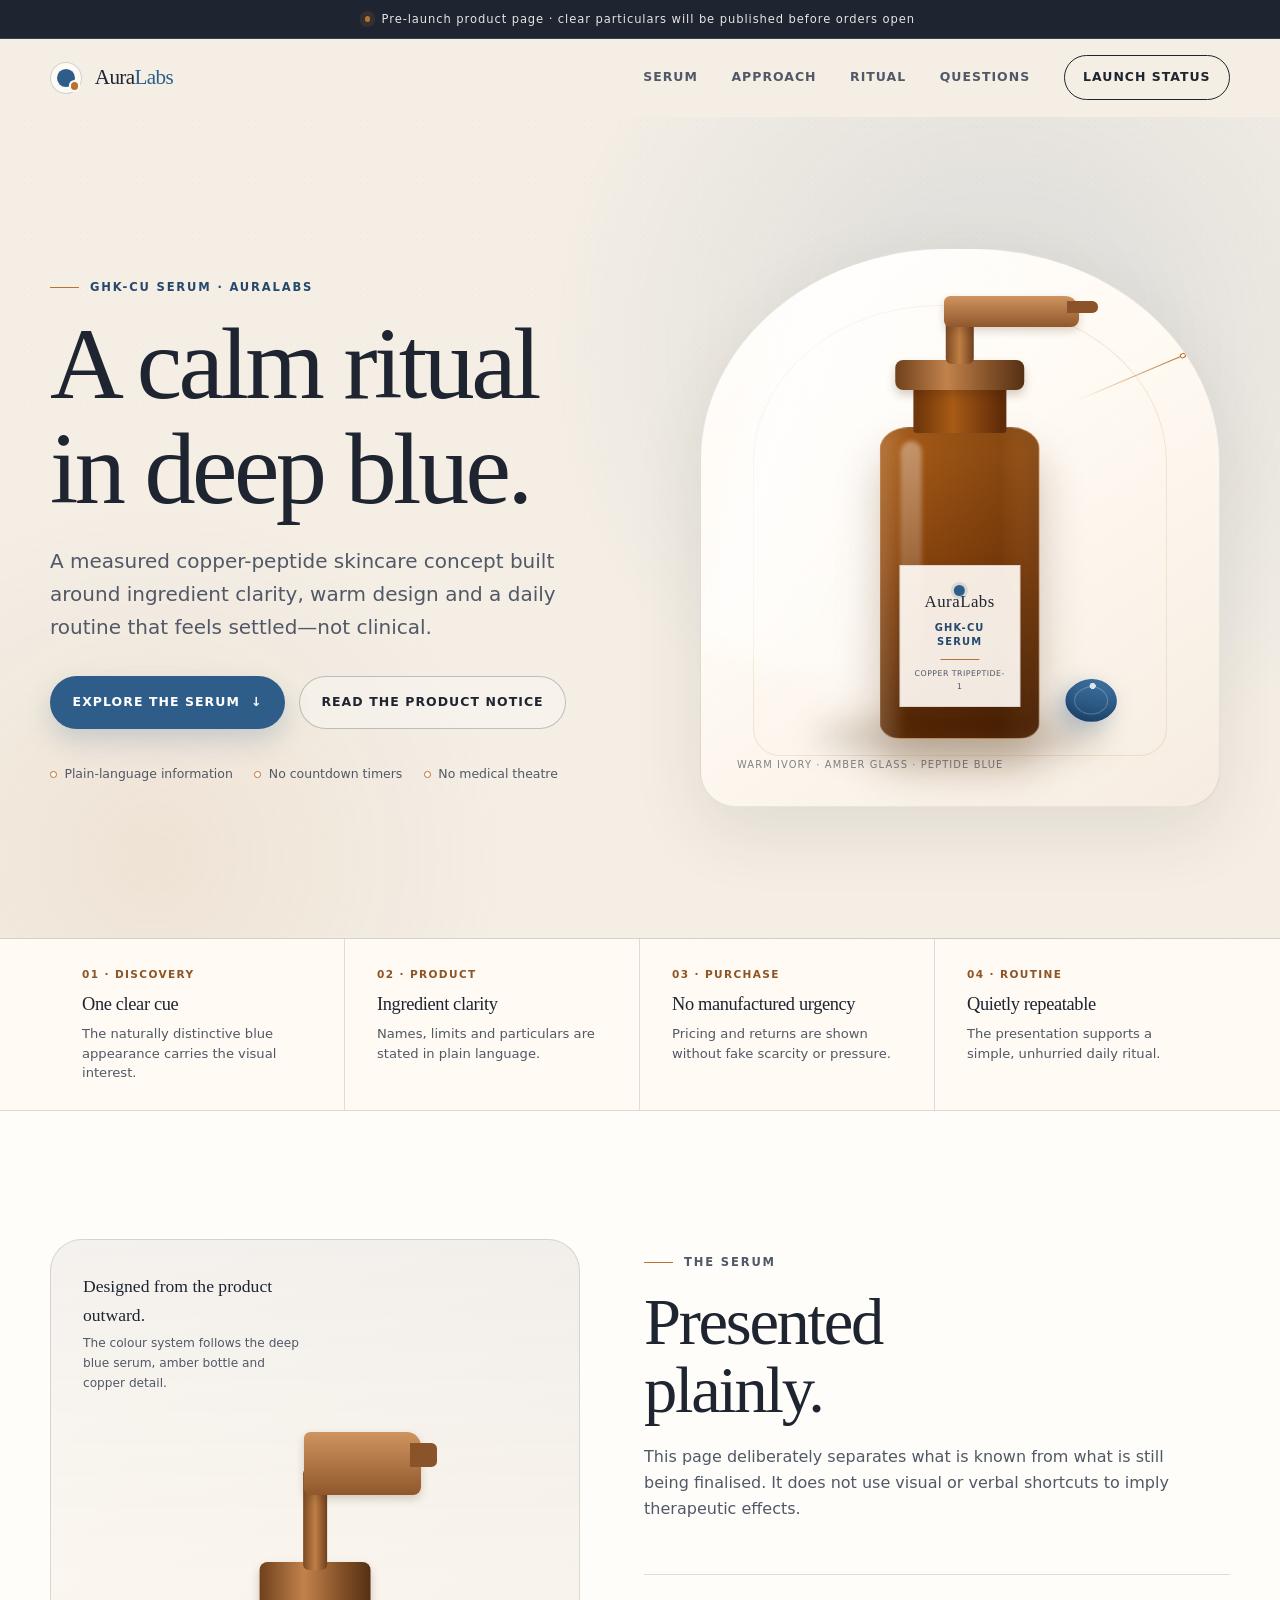
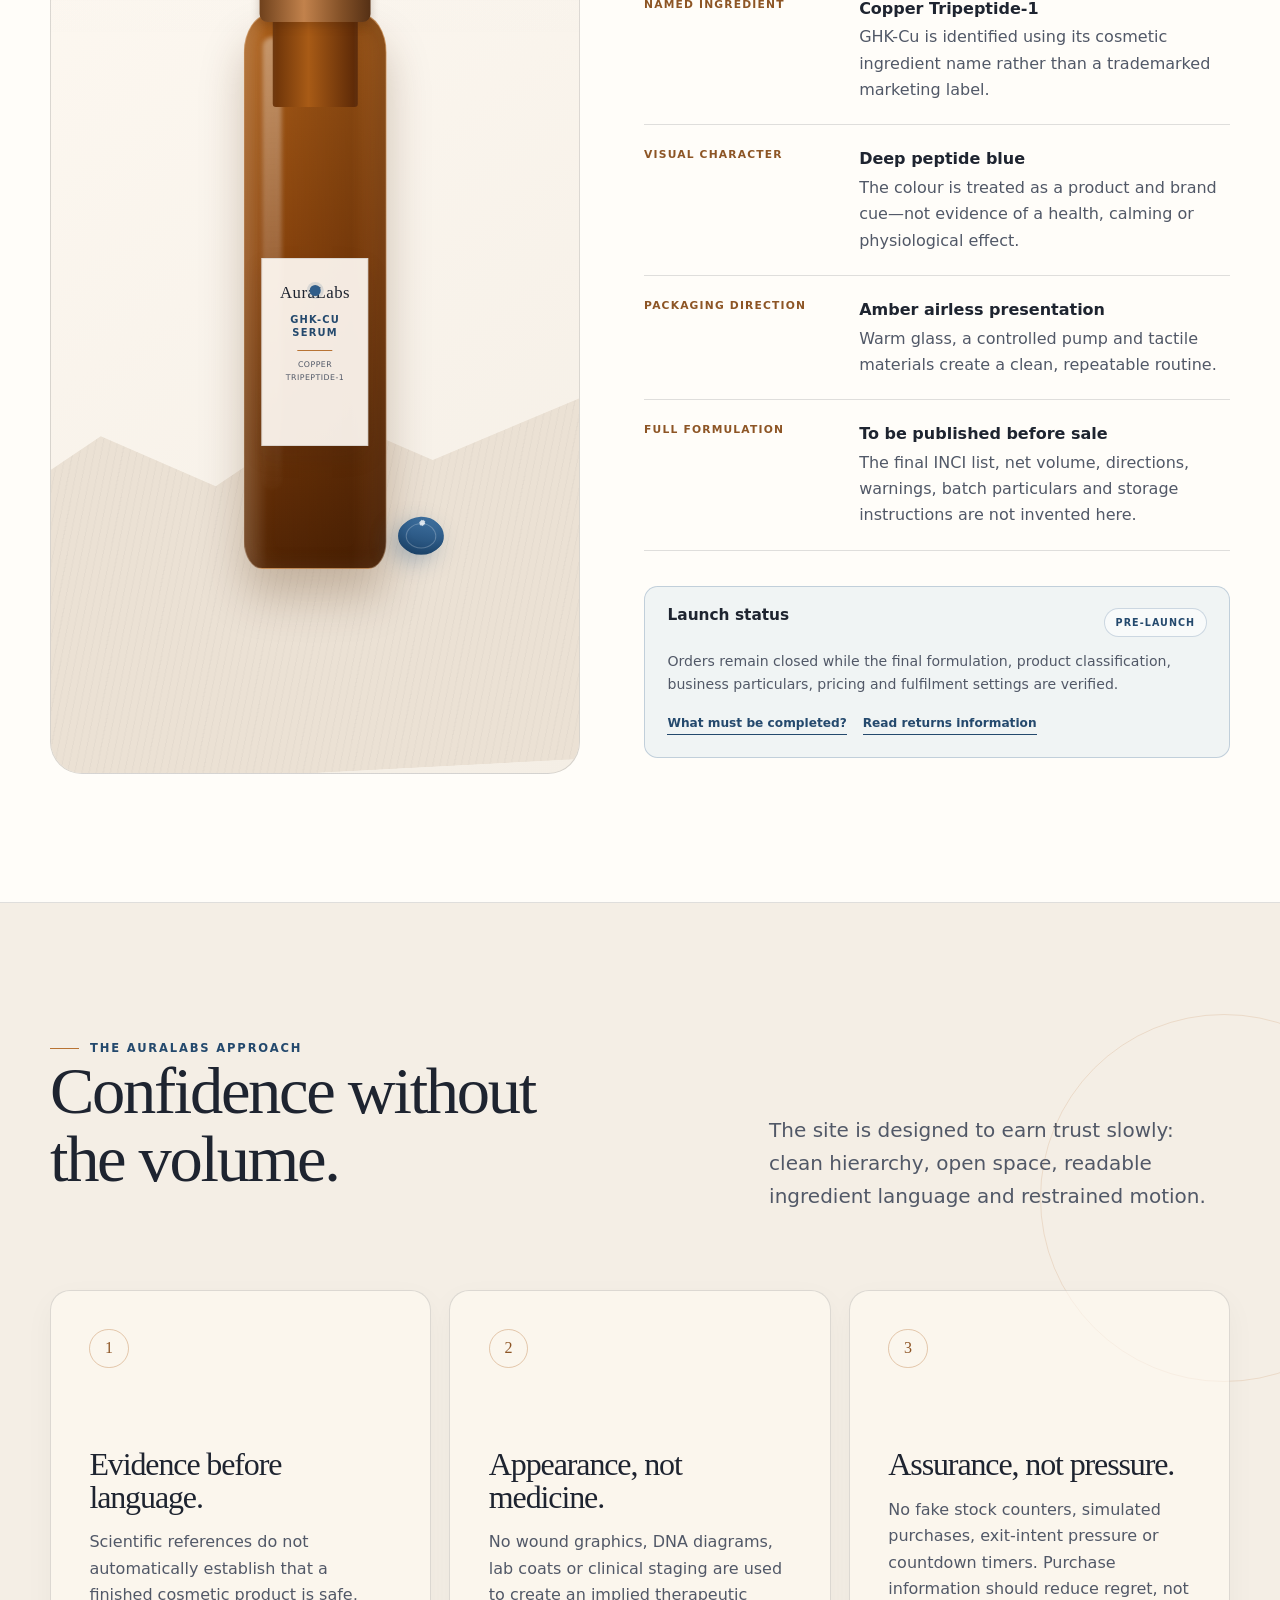
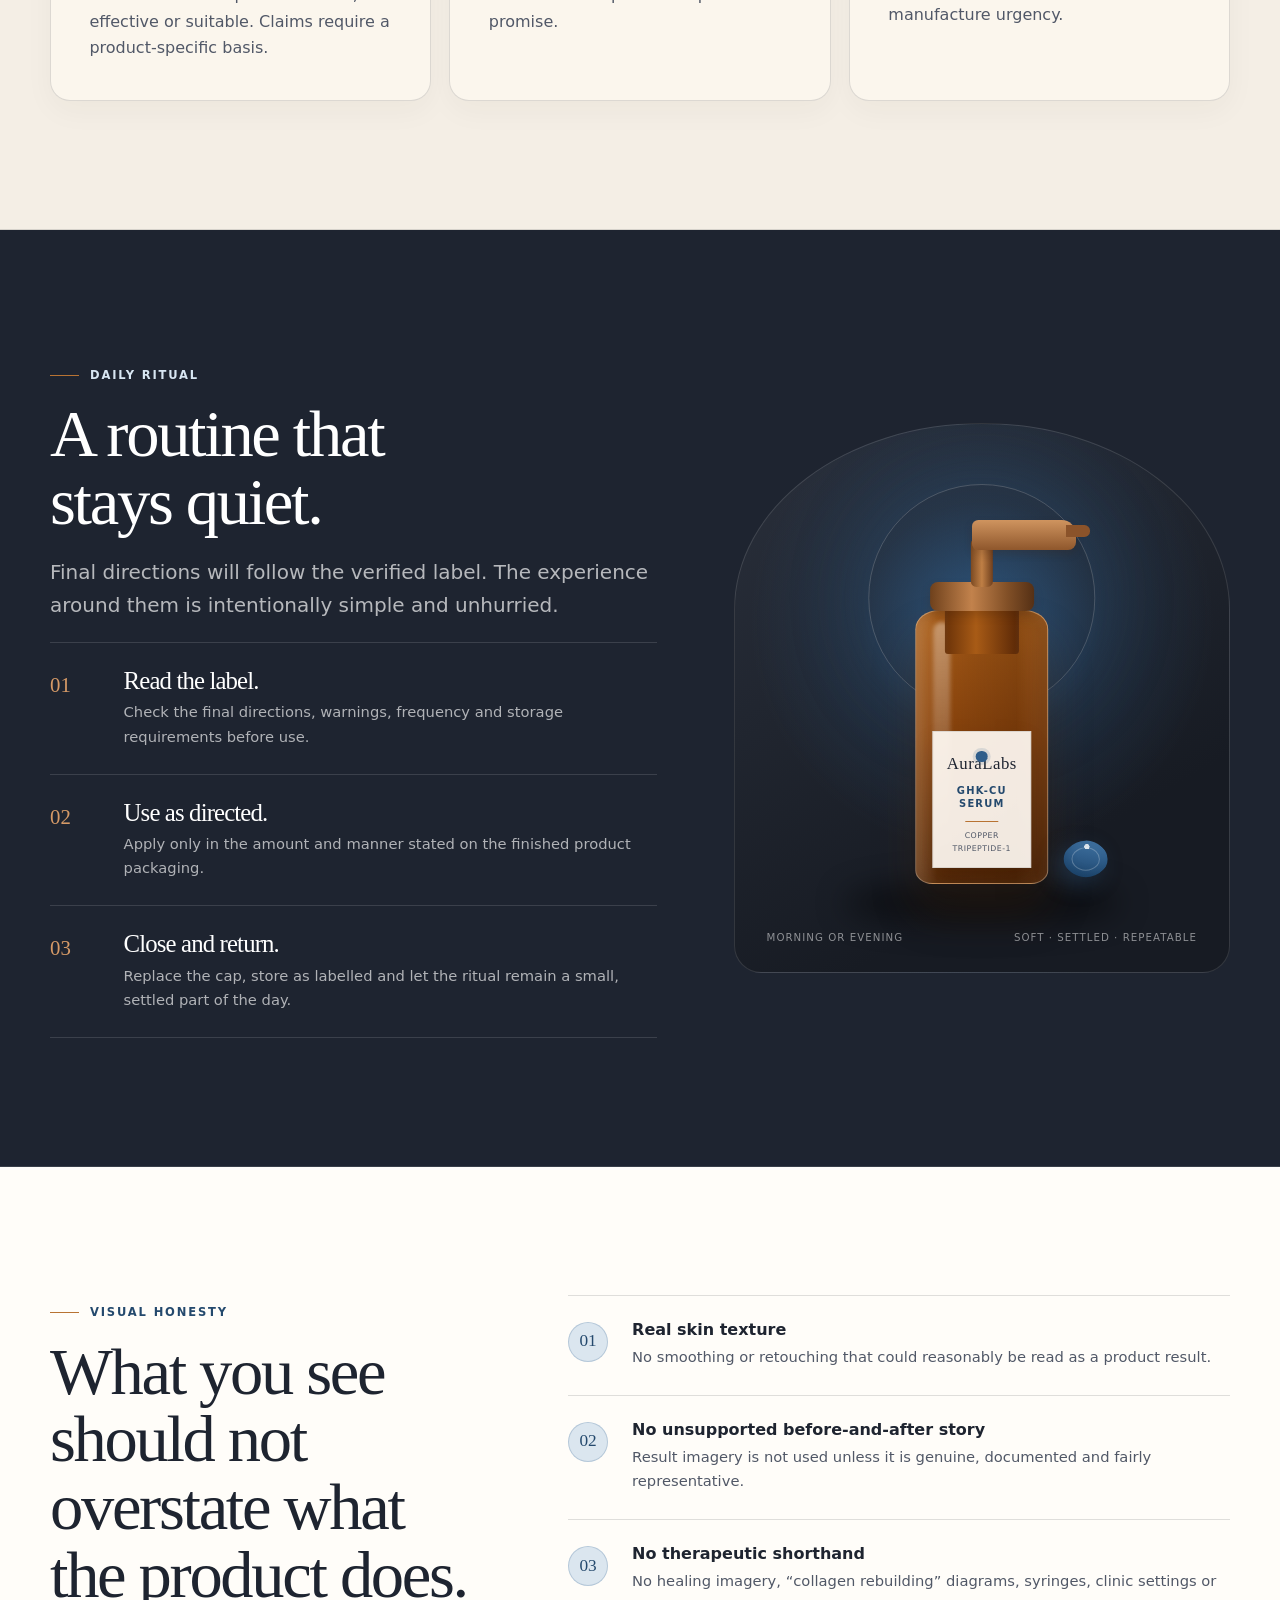
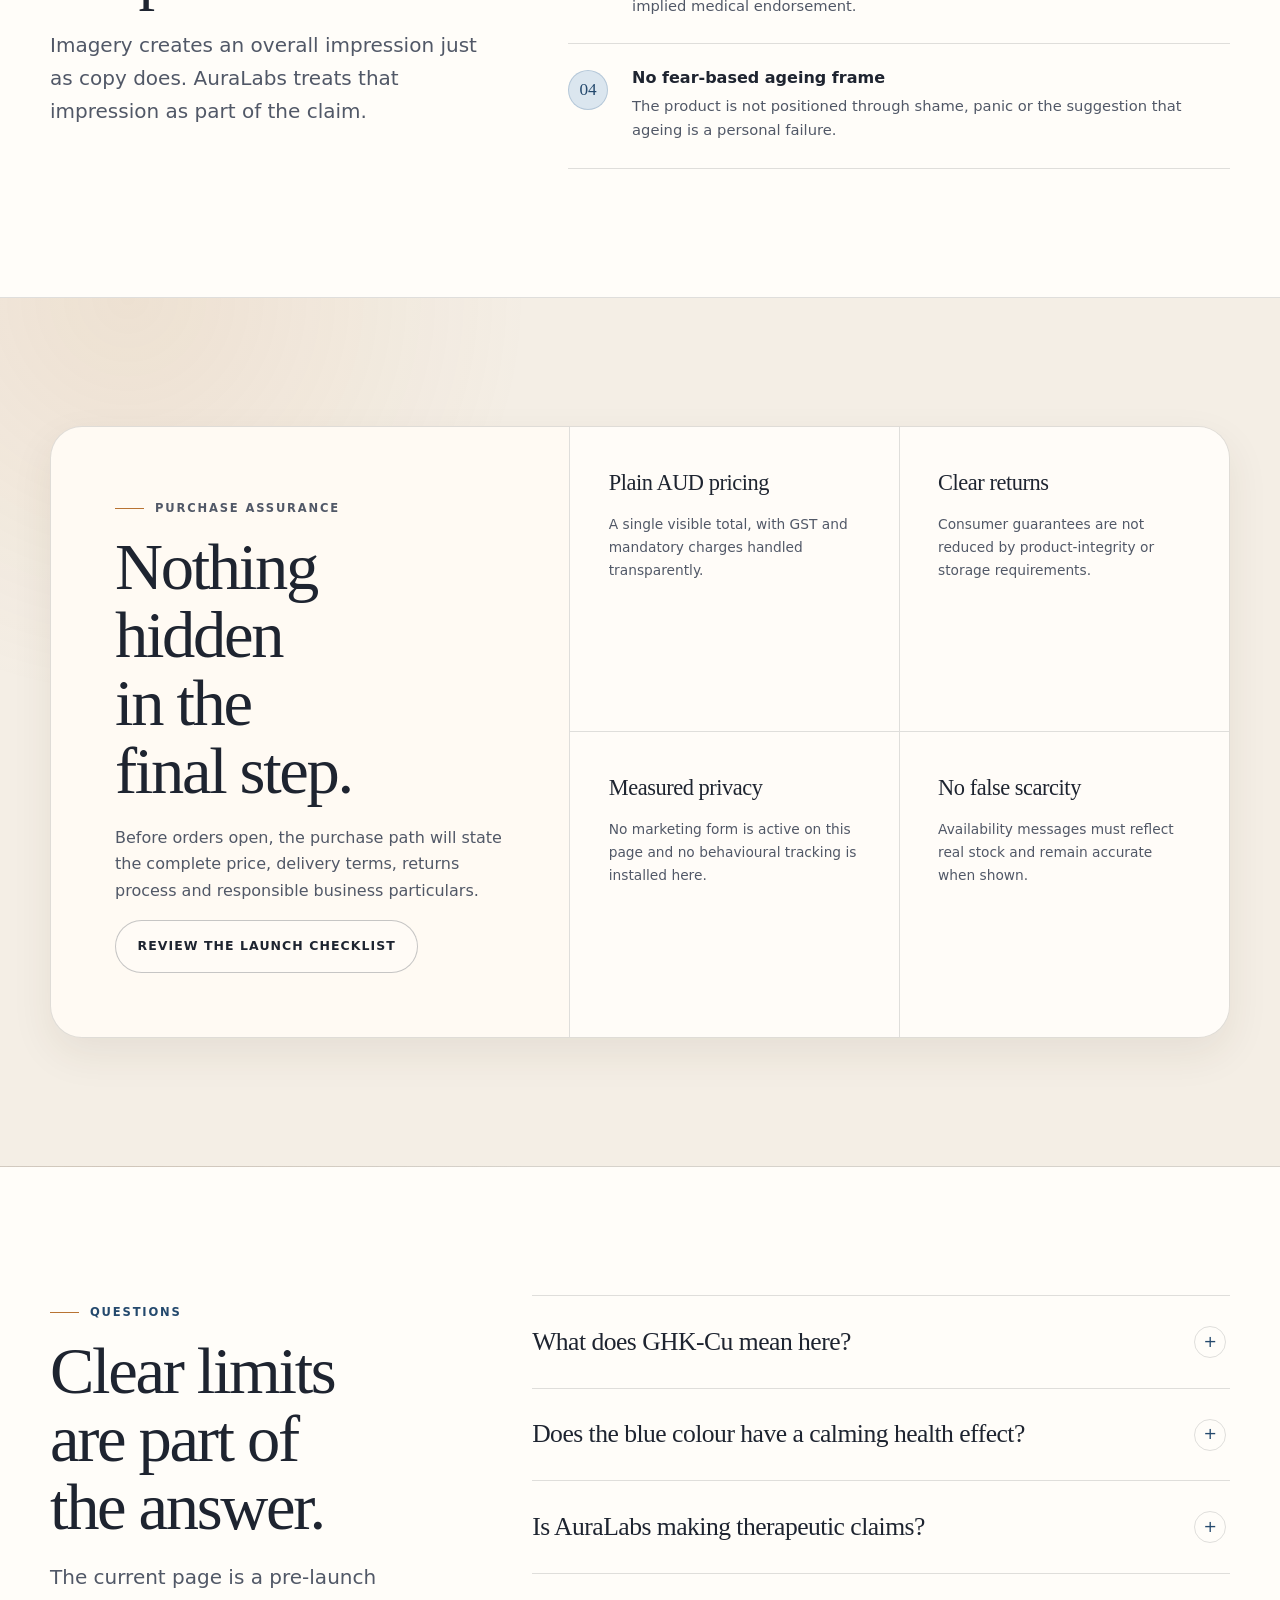
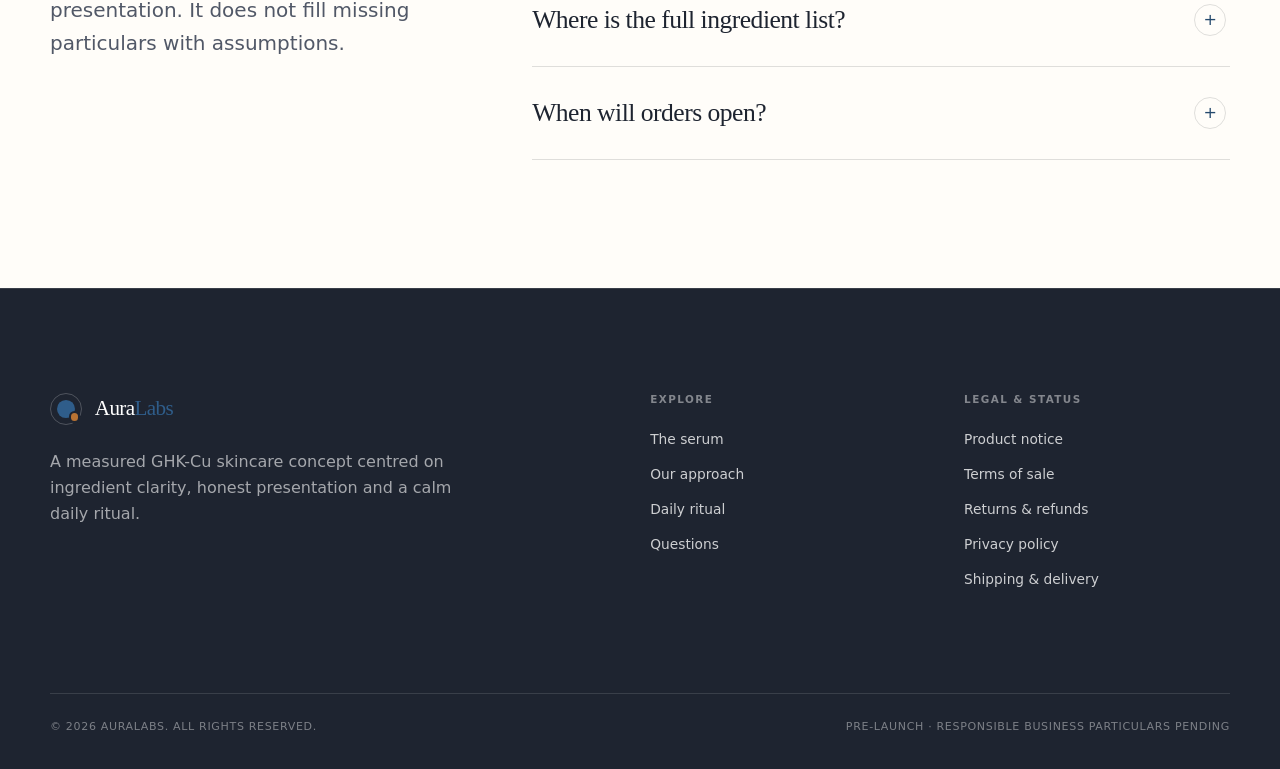
<file: index.html>
<!doctype html>
<html lang="en-AU">
<head>
  <meta charset="utf-8">
  <meta name="viewport" content="width=device-width, initial-scale=1">
  <title>AuraLabs | GHK-Cu serum in a calmer register</title>
  <meta name="description" content="AuraLabs presents a measured GHK-Cu skincare ritual built around ingredient clarity, warm design and transparent pre-launch information.">
  <meta name="theme-color" content="#F4EEE5">
  <meta name="color-scheme" content="light">
  <meta property="og:type" content="website">
  <meta property="og:title" content="AuraLabs | A calm ritual in deep blue">
  <meta property="og:description" content="Ingredient-led copper-peptide skincare, presented without hype or manufactured urgency.">
  <meta property="og:url" content="https://auralabs.com.au/">
  <link rel="canonical" href="https://auralabs.com.au/">
  <style>
    :root {
      --peptide-blue: #2f5d8a;
      --peptide-blue-deep: #24496d;
      --peptide-blue-soft: #dbe6ef;
      --copper: #b87333;
      --copper-deep: #8d5525;
      --amber: #8a4b12;
      --amber-deep: #572b09;
      --ivory: #f4eee5;
      --ivory-light: #fffaf3;
      --ivory-deep: #e7dccd;
      --ink: #1e2430;
      --ink-soft: #515867;
      --line: rgba(30, 36, 48, 0.14);
      --white: #fffdf9;
      --shadow-soft: 0 24px 70px rgba(62, 45, 27, 0.10);
      --shadow-card: 0 16px 42px rgba(62, 45, 27, 0.08);
      --radius-lg: 2rem;
      --radius-md: 1.25rem;
      --radius-sm: 0.85rem;
      --serif: Georgia, "Times New Roman", Times, serif;
      --sans: ui-sans-serif, system-ui, -apple-system, BlinkMacSystemFont, "Segoe UI", sans-serif;
      --max: 1180px;
    }

    *, *::before, *::after { box-sizing: border-box; }
    html { scroll-behavior: smooth; }
    body {
      margin: 0;
      min-width: 320px;
      background: var(--ivory);
      color: var(--ink);
      font-family: var(--sans);
      font-size: 16px;
      line-height: 1.65;
      overflow-x: hidden;
      text-rendering: optimizeLegibility;
      -webkit-font-smoothing: antialiased;
    }

    body.modal-open { overflow: hidden; }
    a { color: inherit; }
    button, input { font: inherit; }
    button { cursor: pointer; }
    img, svg { display: block; max-width: 100%; }
    ::selection { background: var(--peptide-blue); color: white; }

    .skip-link {
      position: fixed;
      left: 1rem;
      top: 1rem;
      z-index: 1000;
      transform: translateY(-180%);
      background: var(--ink);
      color: white;
      padding: 0.75rem 1rem;
      border-radius: 0.5rem;
      text-decoration: none;
    }
    .skip-link:focus { transform: translateY(0); }

    .shell {
      width: min(calc(100% - 2rem), var(--max));
      margin-inline: auto;
    }

    .eyebrow {
      display: inline-flex;
      align-items: center;
      gap: 0.7rem;
      margin: 0 0 1.1rem;
      color: var(--peptide-blue-deep);
      font-size: 0.72rem;
      font-weight: 750;
      letter-spacing: 0.16em;
      line-height: 1.3;
      text-transform: uppercase;
    }
    .eyebrow::before {
      content: "";
      width: 1.8rem;
      height: 1px;
      background: var(--copper);
    }

    h1, h2, h3, p { margin-top: 0; }
    h1, h2, h3 {
      font-family: var(--serif);
      font-weight: 400;
      letter-spacing: -0.035em;
      line-height: 1.02;
    }
    h1 {
      max-width: 12ch;
      margin-bottom: 1.5rem;
      font-size: clamp(3.25rem, 8vw, 6.9rem);
      text-wrap: balance;
    }
    h2 {
      margin-bottom: 1.25rem;
      font-size: clamp(2.4rem, 5.2vw, 4.5rem);
      text-wrap: balance;
    }
    h3 { font-size: clamp(1.45rem, 2.5vw, 2rem); }
    .lead {
      max-width: 61ch;
      color: var(--ink-soft);
      font-size: clamp(1.05rem, 1.9vw, 1.25rem);
    }

    .announcement {
      position: relative;
      z-index: 50;
      border-bottom: 1px solid rgba(255, 255, 255, 0.12);
      background: var(--ink);
      color: rgba(255, 255, 255, 0.88);
    }
    .announcement .shell {
      display: flex;
      min-height: 2.4rem;
      align-items: center;
      justify-content: center;
      gap: 0.7rem;
      text-align: center;
      font-size: 0.72rem;
      letter-spacing: 0.08em;
    }
    .announcement-dot {
      width: 0.34rem;
      height: 0.34rem;
      border-radius: 50%;
      background: var(--copper);
      box-shadow: 0 0 0 5px rgba(184, 115, 51, 0.14);
    }

    .site-header {
      position: sticky;
      top: 0;
      z-index: 40;
      border-bottom: 1px solid transparent;
      background: rgba(244, 238, 229, 0.88);
      backdrop-filter: blur(18px);
      transition: border-color 180ms ease, box-shadow 180ms ease;
    }
    .site-header.scrolled {
      border-color: var(--line);
      box-shadow: 0 8px 30px rgba(62, 45, 27, 0.06);
    }
    .nav {
      display: flex;
      min-height: 4.8rem;
      align-items: center;
      justify-content: space-between;
      gap: 2rem;
    }
    .brand {
      display: inline-flex;
      align-items: center;
      gap: 0.8rem;
      color: var(--ink);
      text-decoration: none;
    }
    .brand-mark {
      position: relative;
      width: 2rem;
      height: 2rem;
      border: 1px solid rgba(47, 93, 138, 0.25);
      border-radius: 50%;
      background: var(--ivory-light);
    }
    .brand-mark::before,
    .brand-mark::after {
      content: "";
      position: absolute;
      border-radius: 50%;
    }
    .brand-mark::before {
      inset: 0.38rem;
      background: var(--peptide-blue);
    }
    .brand-mark::after {
      right: 0.17rem;
      bottom: 0.17rem;
      width: 0.48rem;
      height: 0.48rem;
      background: var(--copper);
      box-shadow: 0 0 0 2px var(--ivory-light);
    }
    .brand-word {
      font-family: var(--serif);
      font-size: 1.32rem;
      letter-spacing: -0.03em;
    }
    .brand-word span { color: var(--peptide-blue); }

    .nav-links {
      display: flex;
      align-items: center;
      gap: clamp(1rem, 2.8vw, 2.1rem);
    }
    .nav-links a {
      position: relative;
      color: var(--ink-soft);
      font-size: 0.78rem;
      font-weight: 700;
      letter-spacing: 0.08em;
      text-decoration: none;
      text-transform: uppercase;
    }
    .nav-links a:not(.nav-cta)::after {
      content: "";
      position: absolute;
      left: 0;
      right: 100%;
      bottom: -0.45rem;
      height: 1px;
      background: var(--copper);
      transition: right 180ms ease;
    }
    .nav-links a:not(.nav-cta):hover::after,
    .nav-links a:not(.nav-cta):focus-visible::after { right: 0; }
    .nav-cta {
      display: inline-flex;
      align-items: center;
      justify-content: center;
      min-height: 2.8rem;
      padding: 0.7rem 1.15rem;
      border: 1px solid var(--ink);
      border-radius: 999px;
      color: var(--ink) !important;
      transition: background 180ms ease, color 180ms ease;
    }
    .nav-cta:hover, .nav-cta:focus-visible { background: var(--ink); color: white !important; }

    .menu-button {
      display: none;
      width: 2.8rem;
      height: 2.8rem;
      align-items: center;
      justify-content: center;
      border: 1px solid var(--line);
      border-radius: 50%;
      background: var(--ivory-light);
      color: var(--ink);
    }
    .menu-button span,
    .menu-button span::before,
    .menu-button span::after {
      display: block;
      width: 1rem;
      height: 1px;
      background: currentColor;
      content: "";
      transition: transform 180ms ease, opacity 180ms ease;
    }
    .menu-button span { position: relative; }
    .menu-button span::before { position: absolute; transform: translateY(-0.34rem); }
    .menu-button span::after { position: absolute; transform: translateY(0.34rem); }
    .menu-button[aria-expanded="true"] span { background: transparent; }
    .menu-button[aria-expanded="true"] span::before { transform: rotate(45deg); }
    .menu-button[aria-expanded="true"] span::after { transform: rotate(-45deg); }

    .hero {
      position: relative;
      isolation: isolate;
      overflow: hidden;
      border-bottom: 1px solid var(--line);
      background:
        radial-gradient(circle at 78% 28%, rgba(47, 93, 138, 0.13), transparent 28rem),
        radial-gradient(circle at 12% 90%, rgba(184, 115, 51, 0.09), transparent 22rem),
        var(--ivory);
    }
    .hero::before {
      content: "";
      position: absolute;
      inset: 0;
      z-index: -1;
      opacity: 0.33;
      background-image: radial-gradient(rgba(30, 36, 48, 0.12) 0.55px, transparent 0.55px);
      background-size: 7px 7px;
      mask-image: linear-gradient(to bottom, rgba(0,0,0,0.7), transparent 88%);
    }
    .hero-grid {
      display: grid;
      min-height: min(810px, calc(100vh - 7rem));
      grid-template-columns: minmax(0, 1.02fr) minmax(360px, 0.98fr);
      align-items: center;
      gap: clamp(2rem, 6vw, 6rem);
      padding-block: clamp(4.5rem, 9vw, 8.5rem);
    }
    .hero-copy { position: relative; z-index: 2; }
    .hero-copy .lead { max-width: 54ch; margin-bottom: 2rem; }
    .hero-actions {
      display: flex;
      flex-wrap: wrap;
      gap: 0.85rem;
      margin-bottom: 2.2rem;
    }
    .button {
      display: inline-flex;
      min-height: 3.3rem;
      align-items: center;
      justify-content: center;
      gap: 0.7rem;
      padding: 0.85rem 1.35rem;
      border: 1px solid transparent;
      border-radius: 999px;
      font-size: 0.78rem;
      font-weight: 760;
      letter-spacing: 0.085em;
      text-decoration: none;
      text-transform: uppercase;
      transition: transform 180ms ease, background 180ms ease, color 180ms ease, border-color 180ms ease;
    }
    .button:hover, .button:focus-visible { transform: translateY(-2px); }
    .button-primary { background: var(--peptide-blue); color: white; box-shadow: 0 12px 26px rgba(47, 93, 138, 0.21); }
    .button-primary:hover, .button-primary:focus-visible { background: var(--peptide-blue-deep); }
    .button-secondary { border-color: rgba(30, 36, 48, 0.25); background: rgba(255,255,255,0.28); color: var(--ink); }
    .button-secondary:hover, .button-secondary:focus-visible { border-color: var(--ink); background: var(--ivory-light); }
    .button[disabled] { cursor: not-allowed; transform: none; opacity: 0.62; }

    .assurance-row {
      display: flex;
      flex-wrap: wrap;
      gap: 0.9rem 1.35rem;
      color: var(--ink-soft);
      font-size: 0.78rem;
    }
    .assurance-row span { display: inline-flex; align-items: center; gap: 0.48rem; }
    .assurance-row span::before {
      content: "";
      width: 0.42rem;
      height: 0.42rem;
      border: 1px solid var(--copper);
      border-radius: 50%;
      background: var(--ivory-light);
    }

    .hero-visual {
      position: relative;
      display: grid;
      min-height: 590px;
      place-items: center;
    }
    .product-stage {
      position: relative;
      width: min(100%, 520px);
      aspect-ratio: 0.93;
      overflow: hidden;
      border: 1px solid rgba(30, 36, 48, 0.11);
      border-radius: 48% 48% 2.2rem 2.2rem / 38% 38% 2.2rem 2.2rem;
      background:
        linear-gradient(145deg, rgba(255,255,255,0.74), rgba(255,250,243,0.18) 42%, rgba(138,75,18,0.08)),
        var(--ivory-light);
      box-shadow: var(--shadow-soft);
    }
    .product-stage::before {
      content: "";
      position: absolute;
      inset: 10% 10% 9%;
      border: 1px solid rgba(184, 115, 51, 0.15);
      border-radius: 45% 45% 1.7rem 1.7rem / 35% 35% 1.7rem 1.7rem;
    }
    .stage-light {
      position: absolute;
      top: -5%;
      left: 9%;
      width: 58%;
      height: 84%;
      transform: rotate(16deg);
      background: linear-gradient(90deg, rgba(255,255,255,0.7), rgba(255,255,255,0));
      filter: blur(14px);
    }
    .stage-shadow {
      position: absolute;
      left: 50%;
      bottom: 8.5%;
      width: 56%;
      height: 8%;
      transform: translateX(-50%);
      border-radius: 50%;
      background: rgba(70, 39, 13, 0.18);
      filter: blur(15px);
    }

    .bottle {
      position: absolute;
      left: 50%;
      bottom: 12%;
      width: 31%;
      height: 56%;
      transform: translateX(-50%);
      border: 1px solid rgba(255, 235, 207, 0.34);
      border-radius: 18% 18% 13% 13% / 7% 7% 5% 5%;
      background:
        linear-gradient(90deg, rgba(255,255,255,0.14), transparent 16%, rgba(40,15,0,0.21) 76%, rgba(255,255,255,0.05)),
        linear-gradient(180deg, #a95d18 0%, #87420c 47%, #512404 100%);
      box-shadow:
        inset 12px 0 20px rgba(255, 199, 129, 0.12),
        inset -10px 0 20px rgba(31, 12, 0, 0.26),
        0 28px 44px rgba(78, 39, 5, 0.25);
    }
    .bottle::before {
      content: "";
      position: absolute;
      left: 13%;
      top: 4%;
      width: 13%;
      height: 82%;
      border-radius: 999px;
      background: linear-gradient(to bottom, rgba(255,255,255,0.36), rgba(255,255,255,0.02));
      filter: blur(2px);
    }
    .bottle-neck {
      position: absolute;
      left: 50%;
      bottom: 66.9%;
      width: 18%;
      height: 11%;
      transform: translateX(-50%);
      border-radius: 0.45rem 0.45rem 0.2rem 0.2rem;
      background: linear-gradient(90deg, #6a3208, #a85b16 42%, #592706);
      box-shadow: inset 0 5px 6px rgba(255,255,255,0.08);
    }
    .pump-collar {
      position: absolute;
      left: 50%;
      bottom: 74.7%;
      width: 25%;
      height: 5.3%;
      transform: translateX(-50%);
      border-radius: 0.5rem;
      background: linear-gradient(90deg, #6f411c, #c2824c 40%, #825027 74%, #553015);
      box-shadow: 0 5px 10px rgba(62, 31, 9, 0.22);
    }
    .pump-stem {
      position: absolute;
      left: 50%;
      bottom: 79.3%;
      width: 5.5%;
      height: 9%;
      transform: translateX(-50%);
      border-radius: 0.35rem;
      background: linear-gradient(90deg, #7c4a22, #bf7f45 50%, #6f3f1d);
    }
    .pump-head {
      position: absolute;
      left: 47%;
      bottom: 86%;
      width: 26%;
      height: 5.6%;
      border-radius: 0.4rem 0.9rem 0.5rem 0.4rem;
      background: linear-gradient(180deg, #cf945f, #8f572c);
      box-shadow: 0 4px 9px rgba(62, 31, 9, 0.19);
    }
    .pump-head::after {
      content: "";
      position: absolute;
      right: -14%;
      top: 18%;
      width: 23%;
      height: 38%;
      border-radius: 0 0.35rem 0.35rem 0;
      background: #8b532a;
    }
    .bottle-label {
      position: absolute;
      left: 50%;
      top: 44%;
      width: 76%;
      min-height: 34%;
      transform: translateX(-50%);
      padding: 14% 8% 8%;
      border: 1px solid rgba(30,36,48,0.11);
      background: rgba(255, 250, 243, 0.92);
      text-align: center;
      box-shadow: 0 10px 25px rgba(30,36,48,0.08);
    }
    .bottle-label::before {
      content: "";
      position: absolute;
      top: 14%;
      left: 50%;
      width: 0.7rem;
      height: 0.7rem;
      transform: translateX(-50%);
      border-radius: 50%;
      background: var(--peptide-blue);
      box-shadow: 0 0 0 3px rgba(47,93,138,0.14);
    }
    .label-brand {
      display: block;
      margin-bottom: 0.38rem;
      color: var(--ink);
      font-family: var(--serif);
      font-size: clamp(0.72rem, 1.7vw, 1.05rem);
      letter-spacing: 0.03em;
    }
    .label-name {
      display: block;
      color: var(--peptide-blue-deep);
      font-size: clamp(0.43rem, 0.95vw, 0.62rem);
      font-weight: 760;
      letter-spacing: 0.12em;
      line-height: 1.35;
      text-transform: uppercase;
    }
    .label-rule {
      display: block;
      width: 42%;
      height: 1px;
      margin: 0.65rem auto 0.5rem;
      background: var(--copper);
    }
    .label-detail {
      display: block;
      color: var(--ink-soft);
      font-size: clamp(0.34rem, 0.72vw, 0.49rem);
      letter-spacing: 0.06em;
      text-transform: uppercase;
    }
    .blue-drop {
      position: absolute;
      left: 71%;
      bottom: 14.8%;
      width: 9%;
      aspect-ratio: 1;
      transform: rotate(45deg);
      border-radius: 58% 42% 62% 38% / 62% 38% 62% 38%;
      background:
        radial-gradient(circle at 30% 26%, rgba(255,255,255,0.82) 0 6%, transparent 7%),
        linear-gradient(145deg, #477baa, var(--peptide-blue) 48%, #173d61);
      box-shadow: 0 10px 22px rgba(47,93,138,0.34), inset 0 -5px 9px rgba(11,47,78,0.24);
      animation: drop-breathe 5s ease-in-out infinite;
    }
    .blue-drop::after {
      content: "";
      position: absolute;
      inset: 17%;
      border: 1px solid rgba(255,255,255,0.24);
      border-radius: inherit;
    }
    .stage-caption {
      position: absolute;
      left: 7%;
      bottom: 5.8%;
      margin: 0;
      color: rgba(30,36,48,0.55);
      font-size: 0.62rem;
      letter-spacing: 0.11em;
      text-transform: uppercase;
    }
    .copper-line {
      position: absolute;
      top: 19%;
      right: 7%;
      width: 22%;
      height: 1px;
      transform: rotate(-23deg);
      background: linear-gradient(90deg, transparent, var(--copper));
      transform-origin: right center;
    }
    .copper-line::after {
      content: "";
      position: absolute;
      right: 0;
      top: 50%;
      width: 0.36rem;
      height: 0.36rem;
      transform: translate(50%, -50%);
      border: 1px solid var(--copper);
      border-radius: 50%;
      background: var(--ivory-light);
    }

    @keyframes drop-breathe {
      0%, 100% { transform: rotate(45deg) translate(0, 0); }
      50% { transform: rotate(45deg) translate(-3px, -3px); }
    }

    .trust-band {
      border-bottom: 1px solid var(--line);
      background: var(--ivory-light);
    }
    .trust-grid {
      display: grid;
      grid-template-columns: repeat(4, 1fr);
    }
    .trust-item {
      min-height: 8.7rem;
      padding: 1.7rem clamp(1rem, 2.6vw, 2rem);
      border-right: 1px solid var(--line);
    }
    .trust-item:last-child { border-right: 0; }
    .trust-kicker {
      display: block;
      margin-bottom: 0.35rem;
      color: var(--copper-deep);
      font-size: 0.66rem;
      font-weight: 780;
      letter-spacing: 0.13em;
      text-transform: uppercase;
    }
    .trust-item strong {
      display: block;
      margin-bottom: 0.3rem;
      font-family: var(--serif);
      font-size: 1.15rem;
      font-weight: 400;
      letter-spacing: -0.02em;
    }
    .trust-item p { margin: 0; color: var(--ink-soft); font-size: 0.82rem; line-height: 1.5; }

    .section { padding-block: clamp(5rem, 10vw, 9rem); }
    .section-intro {
      display: grid;
      grid-template-columns: minmax(0, 0.83fr) minmax(300px, 0.57fr);
      align-items: end;
      gap: 3rem;
      margin-bottom: clamp(3rem, 6vw, 5.5rem);
    }
    .section-intro p { margin-bottom: 0; }

    .product-section {
      border-bottom: 1px solid var(--line);
      background: var(--white);
    }
    .product-grid {
      display: grid;
      grid-template-columns: minmax(360px, 0.95fr) minmax(0, 1.05fr);
      align-items: stretch;
      gap: clamp(2rem, 5vw, 5rem);
    }
    .product-detail-visual {
      position: relative;
      min-height: 640px;
      overflow: hidden;
      border: 1px solid var(--line);
      border-radius: var(--radius-lg);
      background:
        linear-gradient(180deg, rgba(47,93,138,0.05), transparent 36%),
        linear-gradient(145deg, var(--ivory-light), var(--ivory));
    }
    .product-detail-visual .bottle { width: 27%; height: 49%; bottom: 18%; }
    .product-detail-visual .bottle-neck { width: 16%; bottom: 58.8%; }
    .product-detail-visual .pump-collar { width: 21%; bottom: 66.3%; }
    .product-detail-visual .pump-stem { width: 4.5%; bottom: 70.9%; }
    .product-detail-visual .pump-head { left: 48%; width: 22%; bottom: 77.5%; }
    .product-detail-visual .blue-drop { left: 66%; bottom: 19%; width: 8%; }
    .product-detail-visual::before {
      content: "";
      position: absolute;
      left: 11%;
      right: 11%;
      bottom: 14%;
      height: 3.2rem;
      border-radius: 50%;
      background: rgba(80,43,13,0.11);
      filter: blur(18px);
    }
    .linen-fold {
      position: absolute;
      inset: auto -9% 0 -9%;
      height: 33%;
      transform: rotate(-3deg);
      border-top: 1px solid rgba(30,36,48,0.07);
      background:
        repeating-linear-gradient(104deg, rgba(30,36,48,0.035) 0 1px, transparent 1px 7px),
        #ebe1d4;
      clip-path: polygon(0 24%, 17% 7%, 35% 22%, 53% 4%, 70% 18%, 100% 0, 100% 100%, 0 100%);
    }
    .visual-note {
      position: absolute;
      top: 2rem;
      left: 2rem;
      max-width: 14rem;
      color: var(--ink-soft);
      font-size: 0.76rem;
    }
    .visual-note strong { display: block; margin-bottom: 0.2rem; color: var(--ink); font-family: var(--serif); font-size: 1.1rem; font-weight: 400; }

    .product-copy {
      display: flex;
      flex-direction: column;
      justify-content: center;
      padding-block: 1rem;
    }
    .product-copy h2 { max-width: 10ch; }
    .product-copy > p { max-width: 55ch; color: var(--ink-soft); }
    .ingredient-list {
      display: grid;
      gap: 0;
      margin: 2.2rem 0;
      border-top: 1px solid var(--line);
    }
    .ingredient-row {
      display: grid;
      grid-template-columns: minmax(8rem, 0.68fr) minmax(0, 1.32fr);
      gap: 1.5rem;
      padding-block: 1.3rem;
      border-bottom: 1px solid var(--line);
    }
    .ingredient-row dt {
      color: var(--copper-deep);
      font-size: 0.67rem;
      font-weight: 800;
      letter-spacing: 0.11em;
      text-transform: uppercase;
    }
    .ingredient-row dd { margin: 0; color: var(--ink-soft); }
    .ingredient-row dd strong { display: block; margin-bottom: 0.15rem; color: var(--ink); font-weight: 680; }

    .status-card {
      padding: 1.35rem 1.4rem;
      border: 1px solid rgba(47, 93, 138, 0.24);
      border-radius: var(--radius-sm);
      background: rgba(219, 230, 239, 0.42);
    }
    .status-card-top {
      display: flex;
      align-items: flex-start;
      justify-content: space-between;
      gap: 1rem;
      margin-bottom: 0.8rem;
    }
    .status-card h3 { margin: 0; font-family: var(--sans); font-size: 0.96rem; font-weight: 760; letter-spacing: 0; }
    .status-pill {
      flex: 0 0 auto;
      padding: 0.35rem 0.65rem;
      border: 1px solid rgba(47,93,138,0.22);
      border-radius: 999px;
      background: rgba(255,255,255,0.53);
      color: var(--peptide-blue-deep);
      font-size: 0.6rem;
      font-weight: 800;
      letter-spacing: 0.11em;
      text-transform: uppercase;
    }
    .status-card p { margin-bottom: 1rem; color: var(--ink-soft); font-size: 0.88rem; }
    .status-links { display: flex; flex-wrap: wrap; gap: 0.7rem 1rem; }
    .text-link {
      border: 0;
      border-bottom: 1px solid currentColor;
      background: none;
      color: var(--peptide-blue-deep);
      padding: 0 0 0.08rem;
      font-size: 0.76rem;
      font-weight: 720;
      text-decoration: none;
    }

    .approach-section {
      position: relative;
      overflow: hidden;
      border-bottom: 1px solid var(--line);
      background: var(--ivory);
    }
    .approach-section::after {
      content: "";
      position: absolute;
      top: 12%;
      right: -8rem;
      width: 23rem;
      height: 23rem;
      border: 1px solid rgba(184,115,51,0.16);
      border-radius: 50%;
    }
    .principles-grid {
      position: relative;
      z-index: 1;
      display: grid;
      grid-template-columns: repeat(3, 1fr);
      gap: 1.15rem;
    }
    .principle-card {
      min-height: 24rem;
      padding: clamp(1.6rem, 3vw, 2.4rem);
      border: 1px solid var(--line);
      border-radius: var(--radius-md);
      background: rgba(255, 250, 243, 0.62);
      box-shadow: 0 10px 30px rgba(62,45,27,0.04);
    }
    .principle-number {
      display: inline-grid;
      width: 2.45rem;
      height: 2.45rem;
      margin-bottom: 5rem;
      place-items: center;
      border: 1px solid rgba(184,115,51,0.36);
      border-radius: 50%;
      color: var(--copper-deep);
      font-family: var(--serif);
    }
    .principle-card h3 { margin-bottom: 1rem; }
    .principle-card p { margin: 0; color: var(--ink-soft); }

    .ritual-section {
      border-bottom: 1px solid rgba(255,255,255,0.12);
      background: var(--ink);
      color: white;
    }
    .ritual-section .eyebrow { color: #d8e6f2; }
    .ritual-section .lead { color: rgba(255,255,255,0.68); }
    .ritual-section .section-intro { align-items: start; }
    .ritual-grid {
      display: grid;
      grid-template-columns: 1.1fr 0.9fr;
      gap: clamp(2rem, 6vw, 6rem);
      align-items: center;
    }
    .ritual-steps { counter-reset: ritual; }
    .ritual-step {
      position: relative;
      display: grid;
      grid-template-columns: 3.4rem 1fr;
      gap: 1.2rem;
      padding-block: 1.55rem;
      border-bottom: 1px solid rgba(255,255,255,0.13);
      counter-increment: ritual;
    }
    .ritual-step:first-child { border-top: 1px solid rgba(255,255,255,0.13); }
    .ritual-step::before {
      content: "0" counter(ritual);
      color: #d69a67;
      font-family: var(--serif);
      font-size: 1.3rem;
    }
    .ritual-step h3 { margin-bottom: 0.45rem; font-size: 1.55rem; }
    .ritual-step p { margin: 0; color: rgba(255,255,255,0.65); font-size: 0.92rem; }

    .ritual-art {
      position: relative;
      min-height: 550px;
      overflow: hidden;
      border: 1px solid rgba(255,255,255,0.12);
      border-radius: 50% 50% 1.7rem 1.7rem / 34% 34% 1.7rem 1.7rem;
      background:
        radial-gradient(circle at 50% 36%, rgba(47,93,138,0.88), rgba(47,93,138,0.23) 28%, transparent 54%),
        linear-gradient(150deg, #2a303c, #171b23 74%);
    }
    .ritual-art::before {
      content: "";
      position: absolute;
      top: 11%;
      left: 50%;
      width: 46%;
      aspect-ratio: 1;
      transform: translateX(-50%);
      border: 1px solid rgba(255,255,255,0.18);
      border-radius: 50%;
      box-shadow: 0 0 80px rgba(47,93,138,0.28);
    }
    .ritual-art .bottle { width: 27%; height: 50%; bottom: 16%; }
    .ritual-art .bottle-neck { width: 15%; bottom: 58%; }
    .ritual-art .pump-collar { width: 21%; bottom: 65.8%; }
    .ritual-art .pump-stem { width: 4.5%; bottom: 70.2%; }
    .ritual-art .pump-head { left: 48%; width: 21%; bottom: 76.9%; }
    .ritual-art .blue-drop { left: 67%; bottom: 17%; width: 8%; }
    .ritual-art .stage-shadow { background: rgba(0,0,0,0.45); }
    .ritual-caption {
      position: absolute;
      left: 2rem;
      right: 2rem;
      bottom: 1.6rem;
      display: flex;
      justify-content: space-between;
      color: rgba(255,255,255,0.51);
      font-size: 0.64rem;
      letter-spacing: 0.1em;
      text-transform: uppercase;
    }

    .honesty-section {
      border-bottom: 1px solid var(--line);
      background: var(--white);
    }
    .honesty-grid {
      display: grid;
      grid-template-columns: minmax(0, 0.8fr) minmax(0, 1.2fr);
      gap: clamp(2rem, 6vw, 6rem);
      align-items: start;
    }
    .honesty-sticky { position: sticky; top: 8rem; }
    .honesty-sticky .lead { max-width: 42ch; }
    .pledge-list { border-top: 1px solid var(--line); }
    .pledge {
      display: grid;
      grid-template-columns: 2.8rem minmax(0, 1fr);
      gap: 1.2rem;
      padding-block: 1.6rem;
      border-bottom: 1px solid var(--line);
    }
    .pledge-icon {
      display: grid;
      width: 2.5rem;
      height: 2.5rem;
      place-items: center;
      border: 1px solid rgba(47,93,138,0.22);
      border-radius: 50%;
      background: var(--peptide-blue-soft);
      color: var(--peptide-blue-deep);
      font-family: var(--serif);
      font-size: 1.08rem;
    }
    .pledge h3 { margin-bottom: 0.45rem; font-family: var(--sans); font-size: 1rem; font-weight: 760; letter-spacing: 0; }
    .pledge p { margin: 0; color: var(--ink-soft); font-size: 0.92rem; }

    .assurance-section {
      border-bottom: 1px solid var(--line);
      background:
        radial-gradient(circle at 10% 0%, rgba(184,115,51,0.11), transparent 25rem),
        var(--ivory);
    }
    .assurance-panel {
      display: grid;
      grid-template-columns: minmax(0, 0.88fr) minmax(0, 1.12fr);
      overflow: hidden;
      border: 1px solid var(--line);
      border-radius: var(--radius-lg);
      background: var(--ivory-light);
      box-shadow: var(--shadow-card);
    }
    .assurance-copy { padding: clamp(2rem, 5vw, 4rem); }
    .assurance-copy h2 { max-width: 9ch; }
    .assurance-copy p { max-width: 45ch; color: var(--ink-soft); }
    .assurance-list {
      display: grid;
      grid-template-columns: repeat(2, 1fr);
      border-left: 1px solid var(--line);
      background: rgba(255,255,255,0.4);
    }
    .assurance-tile {
      min-height: 14rem;
      padding: clamp(1.5rem, 3vw, 2.4rem);
      border-right: 1px solid var(--line);
      border-bottom: 1px solid var(--line);
    }
    .assurance-tile:nth-child(2n) { border-right: 0; }
    .assurance-tile:nth-last-child(-n+2) { border-bottom: 0; }
    .assurance-tile strong {
      display: block;
      margin-bottom: 0.7rem;
      font-family: var(--serif);
      font-size: 1.4rem;
      font-weight: 400;
      letter-spacing: -0.02em;
    }
    .assurance-tile p { margin: 0; color: var(--ink-soft); font-size: 0.86rem; }

    .faq-section { background: var(--white); }
    .faq-grid {
      display: grid;
      grid-template-columns: minmax(0, 0.72fr) minmax(0, 1.28fr);
      gap: clamp(2rem, 7vw, 7rem);
      align-items: start;
    }
    .faq-intro { position: sticky; top: 8rem; }
    .faq-list { border-top: 1px solid var(--line); }
    details { border-bottom: 1px solid var(--line); }
    summary {
      position: relative;
      padding: 1.55rem 3.2rem 1.55rem 0;
      list-style: none;
      cursor: pointer;
      font-family: var(--serif);
      font-size: clamp(1.2rem, 2.3vw, 1.6rem);
      letter-spacing: -0.02em;
    }
    summary::-webkit-details-marker { display: none; }
    summary::after {
      content: "+";
      position: absolute;
      right: 0.25rem;
      top: 50%;
      width: 2rem;
      height: 2rem;
      transform: translateY(-50%);
      display: grid;
      place-items: center;
      border: 1px solid var(--line);
      border-radius: 50%;
      color: var(--peptide-blue-deep);
      font-family: var(--sans);
      font-size: 1rem;
    }
    details[open] summary::after { content: "−"; }
    details p { max-width: 63ch; margin: -0.2rem 3rem 1.5rem 0; color: var(--ink-soft); }

    .site-footer {
      border-top: 1px solid rgba(255,255,255,0.12);
      background: var(--ink);
      color: white;
    }
    .footer-main {
      display: grid;
      grid-template-columns: minmax(0, 1.35fr) repeat(2, minmax(11rem, 0.65fr));
      gap: 3rem;
      padding-block: clamp(4rem, 8vw, 7rem);
    }
    .footer-brand .brand { margin-bottom: 1.4rem; color: white; }
    .footer-brand .brand-mark { border-color: rgba(255,255,255,0.22); background: transparent; }
    .footer-brand .brand-mark::after { box-shadow: 0 0 0 2px var(--ink); }
    .footer-brand p { max-width: 42ch; color: rgba(255,255,255,0.6); }
    .footer-heading {
      margin-bottom: 1.2rem;
      color: rgba(255,255,255,0.45);
      font-size: 0.65rem;
      font-weight: 800;
      letter-spacing: 0.14em;
      text-transform: uppercase;
    }
    .footer-links { display: grid; gap: 0.78rem; }
    .footer-links a, .footer-links button {
      width: fit-content;
      border: 0;
      background: none;
      color: rgba(255,255,255,0.78);
      padding: 0;
      font-size: 0.86rem;
      text-align: left;
      text-decoration: none;
    }
    .footer-links a:hover, .footer-links a:focus-visible,
    .footer-links button:hover, .footer-links button:focus-visible { color: white; text-decoration: underline; text-underline-offset: 0.25rem; }
    .footer-bottom {
      display: flex;
      align-items: center;
      justify-content: space-between;
      gap: 1rem;
      padding-block: 1.5rem 2rem;
      border-top: 1px solid rgba(255,255,255,0.12);
      color: rgba(255,255,255,0.42);
      font-size: 0.69rem;
      letter-spacing: 0.06em;
      text-transform: uppercase;
    }

    .modal {
      position: fixed;
      inset: 0;
      z-index: 200;
      display: grid;
      place-items: center;
      padding: 1rem;
      background: rgba(18,22,29,0.72);
      opacity: 0;
      pointer-events: none;
      backdrop-filter: blur(10px);
      transition: opacity 180ms ease;
    }
    .modal.open { opacity: 1; pointer-events: auto; }
    .modal-panel {
      position: relative;
      width: min(100%, 650px);
      max-height: min(88vh, 760px);
      overflow-y: auto;
      transform: translateY(12px);
      border: 1px solid rgba(255,255,255,0.4);
      border-radius: var(--radius-lg);
      background: var(--ivory-light);
      box-shadow: 0 32px 90px rgba(0,0,0,0.28);
      transition: transform 180ms ease;
    }
    .modal.open .modal-panel { transform: translateY(0); }
    .modal-close {
      position: sticky;
      top: 1rem;
      z-index: 2;
      float: right;
      display: grid;
      width: 2.8rem;
      height: 2.8rem;
      margin: 1rem 1rem 0 0;
      place-items: center;
      border: 1px solid var(--line);
      border-radius: 50%;
      background: rgba(255,250,243,0.92);
      color: var(--ink);
      font-size: 1.2rem;
    }
    .modal-content { padding: 1rem clamp(1.6rem, 5vw, 3.5rem) 3.5rem; clear: both; }
    .modal-content h2 { max-width: 9ch; font-size: clamp(2.3rem, 6vw, 4rem); }
    .modal-content p, .modal-content li { color: var(--ink-soft); }
    .modal-content ul { padding-left: 1.2rem; }
    .modal-notice {
      margin-top: 2rem;
      padding: 1.1rem 1.2rem;
      border-left: 3px solid var(--peptide-blue);
      background: var(--peptide-blue-soft);
      color: var(--ink);
      font-size: 0.88rem;
    }

    [data-reveal] {
      opacity: 0;
      transform: translateY(18px);
      transition: opacity 700ms ease, transform 700ms ease;
    }
    [data-reveal].revealed { opacity: 1; transform: translateY(0); }

    :focus-visible { outline: 3px solid rgba(47,93,138,0.42); outline-offset: 4px; }

    @media (max-width: 940px) {
      .menu-button { display: inline-flex; }
      .nav-links {
        position: absolute;
        top: 100%;
        left: 1rem;
        right: 1rem;
        display: none;
        align-items: stretch;
        flex-direction: column;
        gap: 0;
        overflow: hidden;
        border: 1px solid var(--line);
        border-radius: 1.1rem;
        background: var(--ivory-light);
        box-shadow: var(--shadow-card);
      }
      .nav-links.open { display: flex; }
      .nav-links a { padding: 1rem 1.2rem; border-bottom: 1px solid var(--line); }
      .nav-links a:last-child { border-bottom: 0; }
      .nav-cta { border: 0; border-radius: 0; justify-content: flex-start; }
      .hero-grid,
      .product-grid,
      .ritual-grid,
      .honesty-grid,
      .assurance-panel,
      .faq-grid { grid-template-columns: 1fr; }
      .hero-grid { min-height: auto; padding-top: 5rem; }
      .hero-copy { text-align: center; }
      h1 { margin-inline: auto; }
      .hero-copy .lead { margin-inline: auto; }
      .hero-actions, .assurance-row { justify-content: center; }
      .hero-visual { min-height: 520px; }
      .product-detail-visual { min-height: 600px; }
      .section-intro { grid-template-columns: 1fr; gap: 1rem; }
      .principles-grid { grid-template-columns: 1fr; }
      .principle-card { min-height: auto; }
      .principle-number { margin-bottom: 3rem; }
      .honesty-sticky, .faq-intro { position: static; }
      .assurance-list { border-top: 1px solid var(--line); border-left: 0; }
      .footer-main { grid-template-columns: 1.3fr 1fr 1fr; }
    }

    @media (max-width: 700px) {
      .shell { width: min(calc(100% - 1.25rem), var(--max)); }
      .announcement .shell { min-height: 3rem; font-size: 0.66rem; }
      .nav { min-height: 4.3rem; }
      .hero-grid { gap: 1.2rem; padding-block: 4rem 3rem; }
      h1 { font-size: clamp(3rem, 16vw, 4.7rem); }
      .hero-actions { display: grid; }
      .button { width: 100%; }
      .hero-visual { min-height: 440px; }
      .product-stage { width: 100%; border-radius: 46% 46% 1.3rem 1.3rem / 35% 35% 1.3rem 1.3rem; }
      .trust-grid { grid-template-columns: repeat(2, 1fr); }
      .trust-item:nth-child(2) { border-right: 0; }
      .trust-item:nth-child(-n+2) { border-bottom: 1px solid var(--line); }
      .product-detail-visual { min-height: 510px; }
      .ingredient-row { grid-template-columns: 1fr; gap: 0.35rem; }
      .ritual-art { min-height: 470px; }
      .assurance-list { grid-template-columns: 1fr; }
      .assurance-tile { min-height: auto; border-right: 0; }
      .assurance-tile:nth-last-child(-n+2) { border-bottom: 1px solid var(--line); }
      .assurance-tile:last-child { border-bottom: 0; }
      .footer-main { grid-template-columns: 1fr; }
      .footer-bottom { align-items: flex-start; flex-direction: column; }
    }

    @media (prefers-reduced-motion: reduce) {
      html { scroll-behavior: auto; }
      *, *::before, *::after { animation-duration: 0.01ms !important; animation-iteration-count: 1 !important; transition-duration: 0.01ms !important; }
      [data-reveal] { opacity: 1; transform: none; }
    }
  </style>
</head>
<body>
  <a class="skip-link" href="#main">Skip to content</a>

  <div class="announcement">
    <div class="shell">
      <span class="announcement-dot" aria-hidden="true"></span>
      <span>Pre-launch product page · clear particulars will be published before orders open</span>
    </div>
  </div>

  <header class="site-header" id="site-header">
    <div class="shell nav">
      <a class="brand" href="#top" aria-label="AuraLabs home">
        <span class="brand-mark" aria-hidden="true"></span>
        <span class="brand-word">Aura<span>Labs</span></span>
      </a>

      <button class="menu-button" id="menu-button" type="button" aria-expanded="false" aria-controls="nav-links" aria-label="Open navigation">
        <span aria-hidden="true"></span>
      </button>

      <nav class="nav-links" id="nav-links" aria-label="Primary navigation">
        <a href="#serum">Serum</a>
        <a href="#approach">Approach</a>
        <a href="#ritual">Ritual</a>
        <a href="#questions">Questions</a>
        <a class="nav-cta" href="#launch">Launch status</a>
      </nav>
    </div>
  </header>

  <main id="main">
    <section class="hero" id="top">
      <div class="shell hero-grid">
        <div class="hero-copy" data-reveal>
          <p class="eyebrow">GHK-Cu serum · AuraLabs</p>
          <h1>A calm ritual in deep blue.</h1>
          <p class="lead">A measured copper-peptide skincare concept built around ingredient clarity, warm design and a daily routine that feels settled—not clinical.</p>
          <div class="hero-actions">
            <a class="button button-primary" href="#serum">Explore the serum <span aria-hidden="true">↓</span></a>
            <button class="button button-secondary" type="button" data-open-modal>Read the product notice</button>
          </div>
          <div class="assurance-row" aria-label="AuraLabs commitments">
            <span>Plain-language information</span>
            <span>No countdown timers</span>
            <span>No medical theatre</span>
          </div>
        </div>

        <div class="hero-visual" data-reveal>
          <div class="product-stage" role="img" aria-label="Illustration of an amber AuraLabs pump bottle beside one deep-blue serum drop on a warm ivory surface">
            <div class="stage-light" aria-hidden="true"></div>
            <div class="copper-line" aria-hidden="true"></div>
            <div class="stage-shadow" aria-hidden="true"></div>
            <div class="bottle" aria-hidden="true">
              <div class="bottle-label">
                <span class="label-brand">AuraLabs</span>
                <span class="label-name">GHK-Cu serum</span>
                <span class="label-rule"></span>
                <span class="label-detail">Copper Tripeptide-1</span>
              </div>
            </div>
            <div class="bottle-neck" aria-hidden="true"></div>
            <div class="pump-collar" aria-hidden="true"></div>
            <div class="pump-stem" aria-hidden="true"></div>
            <div class="pump-head" aria-hidden="true"></div>
            <div class="blue-drop" aria-hidden="true"></div>
            <p class="stage-caption">Warm ivory · amber glass · peptide blue</p>
          </div>
        </div>
      </div>
    </section>

    <section class="trust-band" aria-label="Product-page principles">
      <div class="shell trust-grid">
        <div class="trust-item">
          <span class="trust-kicker">01 · Discovery</span>
          <strong>One clear cue</strong>
          <p>The naturally distinctive blue appearance carries the visual interest.</p>
        </div>
        <div class="trust-item">
          <span class="trust-kicker">02 · Product</span>
          <strong>Ingredient clarity</strong>
          <p>Names, limits and particulars are stated in plain language.</p>
        </div>
        <div class="trust-item">
          <span class="trust-kicker">03 · Purchase</span>
          <strong>No manufactured urgency</strong>
          <p>Pricing and returns are shown without fake scarcity or pressure.</p>
        </div>
        <div class="trust-item">
          <span class="trust-kicker">04 · Routine</span>
          <strong>Quietly repeatable</strong>
          <p>The presentation supports a simple, unhurried daily ritual.</p>
        </div>
      </div>
    </section>

    <section class="section product-section" id="serum">
      <div class="shell">
        <div class="product-grid">
          <div class="product-detail-visual" data-reveal role="img" aria-label="Stylised amber AuraLabs serum bottle arranged on warm ivory linen">
            <p class="visual-note"><strong>Designed from the product outward.</strong>The colour system follows the deep blue serum, amber bottle and copper detail.</p>
            <div class="stage-shadow" aria-hidden="true"></div>
            <div class="linen-fold" aria-hidden="true"></div>
            <div class="bottle" aria-hidden="true">
              <div class="bottle-label">
                <span class="label-brand">AuraLabs</span>
                <span class="label-name">GHK-Cu serum</span>
                <span class="label-rule"></span>
                <span class="label-detail">Copper Tripeptide-1</span>
              </div>
            </div>
            <div class="bottle-neck" aria-hidden="true"></div>
            <div class="pump-collar" aria-hidden="true"></div>
            <div class="pump-stem" aria-hidden="true"></div>
            <div class="pump-head" aria-hidden="true"></div>
            <div class="blue-drop" aria-hidden="true"></div>
          </div>

          <div class="product-copy" data-reveal>
            <p class="eyebrow">The serum</p>
            <h2>Presented plainly.</h2>
            <p>This page deliberately separates what is known from what is still being finalised. It does not use visual or verbal shortcuts to imply therapeutic effects.</p>

            <dl class="ingredient-list">
              <div class="ingredient-row">
                <dt>Named ingredient</dt>
                <dd><strong>Copper Tripeptide-1</strong>GHK-Cu is identified using its cosmetic ingredient name rather than a trademarked marketing label.</dd>
              </div>
              <div class="ingredient-row">
                <dt>Visual character</dt>
                <dd><strong>Deep peptide blue</strong>The colour is treated as a product and brand cue—not evidence of a health, calming or physiological effect.</dd>
              </div>
              <div class="ingredient-row">
                <dt>Packaging direction</dt>
                <dd><strong>Amber airless presentation</strong>Warm glass, a controlled pump and tactile materials create a clean, repeatable routine.</dd>
              </div>
              <div class="ingredient-row">
                <dt>Full formulation</dt>
                <dd><strong>To be published before sale</strong>The final INCI list, net volume, directions, warnings, batch particulars and storage instructions are not invented here.</dd>
              </div>
            </dl>

            <div class="status-card" id="launch">
              <div class="status-card-top">
                <h3>Launch status</h3>
                <span class="status-pill">Pre-launch</span>
              </div>
              <p>Orders remain closed while the final formulation, product classification, business particulars, pricing and fulfilment settings are verified.</p>
              <div class="status-links">
                <button class="text-link" type="button" data-open-modal>What must be completed?</button>
                <a class="text-link" href="returns-and-refunds.html">Read returns information</a>
              </div>
            </div>
          </div>
        </div>
      </div>
    </section>

    <section class="section approach-section" id="approach">
      <div class="shell">
        <div class="section-intro" data-reveal>
          <div>
            <p class="eyebrow">The AuraLabs approach</p>
            <h2>Confidence without the volume.</h2>
          </div>
          <p class="lead">The site is designed to earn trust slowly: clean hierarchy, open space, readable ingredient language and restrained motion.</p>
        </div>

        <div class="principles-grid">
          <article class="principle-card" data-reveal>
            <span class="principle-number">1</span>
            <h3>Evidence before language.</h3>
            <p>Scientific references do not automatically establish that a finished cosmetic product is safe, effective or suitable. Claims require a product-specific basis.</p>
          </article>
          <article class="principle-card" data-reveal>
            <span class="principle-number">2</span>
            <h3>Appearance, not medicine.</h3>
            <p>No wound graphics, DNA diagrams, lab coats or clinical staging are used to create an implied therapeutic promise.</p>
          </article>
          <article class="principle-card" data-reveal>
            <span class="principle-number">3</span>
            <h3>Assurance, not pressure.</h3>
            <p>No fake stock counters, simulated purchases, exit-intent pressure or countdown timers. Purchase information should reduce regret, not manufacture urgency.</p>
          </article>
        </div>
      </div>
    </section>

    <section class="section ritual-section" id="ritual">
      <div class="shell ritual-grid">
        <div data-reveal>
          <p class="eyebrow">Daily ritual</p>
          <h2>A routine that stays quiet.</h2>
          <p class="lead">Final directions will follow the verified label. The experience around them is intentionally simple and unhurried.</p>

          <div class="ritual-steps">
            <article class="ritual-step">
              <div>
                <h3>Read the label.</h3>
                <p>Check the final directions, warnings, frequency and storage requirements before use.</p>
              </div>
            </article>
            <article class="ritual-step">
              <div>
                <h3>Use as directed.</h3>
                <p>Apply only in the amount and manner stated on the finished product packaging.</p>
              </div>
            </article>
            <article class="ritual-step">
              <div>
                <h3>Close and return.</h3>
                <p>Replace the cap, store as labelled and let the ritual remain a small, settled part of the day.</p>
              </div>
            </article>
          </div>
        </div>

        <div class="ritual-art" data-reveal role="img" aria-label="Amber AuraLabs bottle under a soft blue glow in a dark evening setting">
          <div class="stage-shadow" aria-hidden="true"></div>
          <div class="bottle" aria-hidden="true">
            <div class="bottle-label">
              <span class="label-brand">AuraLabs</span>
              <span class="label-name">GHK-Cu serum</span>
              <span class="label-rule"></span>
              <span class="label-detail">Copper Tripeptide-1</span>
            </div>
          </div>
          <div class="bottle-neck" aria-hidden="true"></div>
          <div class="pump-collar" aria-hidden="true"></div>
          <div class="pump-stem" aria-hidden="true"></div>
          <div class="pump-head" aria-hidden="true"></div>
          <div class="blue-drop" aria-hidden="true"></div>
          <div class="ritual-caption"><span>Morning or evening</span><span>Soft · settled · repeatable</span></div>
        </div>
      </div>
    </section>

    <section class="section honesty-section">
      <div class="shell honesty-grid">
        <div class="honesty-sticky" data-reveal>
          <p class="eyebrow">Visual honesty</p>
          <h2>What you see should not overstate what the product does.</h2>
          <p class="lead">Imagery creates an overall impression just as copy does. AuraLabs treats that impression as part of the claim.</p>
        </div>

        <div class="pledge-list" data-reveal>
          <article class="pledge">
            <span class="pledge-icon" aria-hidden="true">01</span>
            <div>
              <h3>Real skin texture</h3>
              <p>No smoothing or retouching that could reasonably be read as a product result.</p>
            </div>
          </article>
          <article class="pledge">
            <span class="pledge-icon" aria-hidden="true">02</span>
            <div>
              <h3>No unsupported before-and-after story</h3>
              <p>Result imagery is not used unless it is genuine, documented and fairly representative.</p>
            </div>
          </article>
          <article class="pledge">
            <span class="pledge-icon" aria-hidden="true">03</span>
            <div>
              <h3>No therapeutic shorthand</h3>
              <p>No healing imagery, “collagen rebuilding” diagrams, syringes, clinic settings or implied medical endorsement.</p>
            </div>
          </article>
          <article class="pledge">
            <span class="pledge-icon" aria-hidden="true">04</span>
            <div>
              <h3>No fear-based ageing frame</h3>
              <p>The product is not positioned through shame, panic or the suggestion that ageing is a personal failure.</p>
            </div>
          </article>
        </div>
      </div>
    </section>

    <section class="section assurance-section">
      <div class="shell">
        <div class="assurance-panel" data-reveal>
          <div class="assurance-copy">
            <p class="eyebrow">Purchase assurance</p>
            <h2>Nothing hidden in the final step.</h2>
            <p>Before orders open, the purchase path will state the complete price, delivery terms, returns process and responsible business particulars.</p>
            <button class="button button-secondary" type="button" data-open-modal>Review the launch checklist</button>
          </div>
          <div class="assurance-list">
            <article class="assurance-tile">
              <strong>Plain AUD pricing</strong>
              <p>A single visible total, with GST and mandatory charges handled transparently.</p>
            </article>
            <article class="assurance-tile">
              <strong>Clear returns</strong>
              <p>Consumer guarantees are not reduced by product-integrity or storage requirements.</p>
            </article>
            <article class="assurance-tile">
              <strong>Measured privacy</strong>
              <p>No marketing form is active on this page and no behavioural tracking is installed here.</p>
            </article>
            <article class="assurance-tile">
              <strong>No false scarcity</strong>
              <p>Availability messages must reflect real stock and remain accurate when shown.</p>
            </article>
          </div>
        </div>
      </div>
    </section>

    <section class="section faq-section" id="questions">
      <div class="shell faq-grid">
        <div class="faq-intro" data-reveal>
          <p class="eyebrow">Questions</p>
          <h2>Clear limits are part of the answer.</h2>
          <p class="lead">The current page is a pre-launch presentation. It does not fill missing particulars with assumptions.</p>
        </div>

        <div class="faq-list" data-reveal>
          <details>
            <summary>What does GHK-Cu mean here?</summary>
            <p>GHK-Cu refers to the copper complex of the tripeptide GHK. On the cosmetic ingredient presentation used here, it is named Copper Tripeptide-1. This naming does not itself establish a product claim.</p>
          </details>
          <details>
            <summary>Does the blue colour have a calming health effect?</summary>
            <p>No such claim is made. The blue is a product-derived visual cue in the brand system; it is not represented as lowering stress, blood pressure or producing any other health effect.</p>
          </details>
          <details>
            <summary>Is AuraLabs making therapeutic claims?</summary>
            <p>No therapeutic effect is claimed on this page. The final product classification, permitted claims and Australian supply pathway must be verified before the product is offered.</p>
          </details>
          <details>
            <summary>Where is the full ingredient list?</summary>
            <p>The final INCI list has not been supplied for publication on this page. It must appear, together with directions, warnings, net contents and storage information, before sale.</p>
          </details>
          <details>
            <summary>When will orders open?</summary>
            <p>Only after the formulation, product status, responsible entity, ABN, contact details, pricing, delivery settings and returns process are completed and checked. No launch date is represented here.</p>
          </details>
        </div>
      </div>
    </section>
  </main>

  <footer class="site-footer">
    <div class="shell footer-main">
      <div class="footer-brand">
        <a class="brand" href="#top" aria-label="AuraLabs home">
          <span class="brand-mark" aria-hidden="true"></span>
          <span class="brand-word">Aura<span>Labs</span></span>
        </a>
        <p>A measured GHK-Cu skincare concept centred on ingredient clarity, honest presentation and a calm daily ritual.</p>
      </div>

      <div>
        <p class="footer-heading">Explore</p>
        <nav class="footer-links" aria-label="Footer site links">
          <a href="#serum">The serum</a>
          <a href="#approach">Our approach</a>
          <a href="#ritual">Daily ritual</a>
          <a href="#questions">Questions</a>
        </nav>
      </div>

      <div>
        <p class="footer-heading">Legal &amp; status</p>
        <nav class="footer-links" aria-label="Legal links">
          <button type="button" data-open-modal>Product notice</button>
          <a href="terms-of-sale.html">Terms of sale</a>
          <a href="returns-and-refunds.html">Returns &amp; refunds</a>
          <a href="privacy-policy.html">Privacy policy</a>
          <a href="shipping-and-delivery.html">Shipping &amp; delivery</a>
        </nav>
      </div>
    </div>

    <div class="shell footer-bottom">
      <span>© 2026 AuraLabs. All rights reserved.</span>
      <span>Pre-launch · responsible business particulars pending</span>
    </div>
  </footer>

  <div class="modal" id="product-modal" role="dialog" aria-modal="true" aria-labelledby="modal-title" aria-hidden="true">
    <div class="modal-panel" role="document">
      <button class="modal-close" id="modal-close" type="button" aria-label="Close product notice">×</button>
      <div class="modal-content">
        <p class="eyebrow">Pre-launch notice</p>
        <h2 id="modal-title">What remains before sale.</h2>
        <p>This page applies the AuraLabs visual and emotional system to a pre-launch product presentation. It does not represent that the product is currently available, approved for therapeutic use or ready for lawful public supply.</p>
        <ul>
          <li>Confirm the final formulation and complete INCI list.</li>
          <li>Verify the product classification and permitted cosmetic claims.</li>
          <li>Publish the responsible legal entity, verified ABN and contact details.</li>
          <li>Complete directions, warnings, net contents, batch and storage particulars.</li>
          <li>Set the actual AUD price, payment, fulfilment and delivery terms.</li>
          <li>Finalise returns, privacy and processor disclosures.</li>
        </ul>
        <div class="modal-notice"><strong>General information only.</strong> Scientific or educational content on this site is not medical advice, diagnosis, treatment advice or a recommendation that a person use a product.</div>
      </div>
    </div>
  </div>

  <script>
    (() => {
      const header = document.getElementById('site-header');
      const menuButton = document.getElementById('menu-button');
      const navLinks = document.getElementById('nav-links');
      const modal = document.getElementById('product-modal');
      const modalPanel = modal.querySelector('.modal-panel');
      const modalClose = document.getElementById('modal-close');
      const modalOpeners = document.querySelectorAll('[data-open-modal]');
      let previousFocus = null;

      const setHeaderState = () => {
        header.classList.toggle('scrolled', window.scrollY > 8);
      };
      setHeaderState();
      window.addEventListener('scroll', setHeaderState, { passive: true });

      const closeMenu = () => {
        menuButton.setAttribute('aria-expanded', 'false');
        menuButton.setAttribute('aria-label', 'Open navigation');
        navLinks.classList.remove('open');
      };

      menuButton.addEventListener('click', () => {
        const isOpen = menuButton.getAttribute('aria-expanded') === 'true';
        menuButton.setAttribute('aria-expanded', String(!isOpen));
        menuButton.setAttribute('aria-label', isOpen ? 'Open navigation' : 'Close navigation');
        navLinks.classList.toggle('open', !isOpen);
      });

      navLinks.querySelectorAll('a').forEach((link) => link.addEventListener('click', closeMenu));
      window.addEventListener('resize', () => {
        if (window.innerWidth > 940) closeMenu();
      });

      const openModal = () => {
        previousFocus = document.activeElement;
        modal.classList.add('open');
        modal.setAttribute('aria-hidden', 'false');
        document.body.classList.add('modal-open');
        window.setTimeout(() => modalClose.focus(), 0);
      };

      const closeModal = () => {
        modal.classList.remove('open');
        modal.setAttribute('aria-hidden', 'true');
        document.body.classList.remove('modal-open');
        if (previousFocus && typeof previousFocus.focus === 'function') previousFocus.focus();
      };

      modalOpeners.forEach((button) => button.addEventListener('click', openModal));
      modalClose.addEventListener('click', closeModal);
      modal.addEventListener('click', (event) => {
        if (!modalPanel.contains(event.target)) closeModal();
      });

      document.addEventListener('keydown', (event) => {
        if (event.key === 'Escape') {
          if (modal.classList.contains('open')) closeModal();
          closeMenu();
        }
        if (event.key === 'Tab' && modal.classList.contains('open')) {
          const focusable = modalPanel.querySelectorAll('button, a[href], input, select, textarea, [tabindex]:not([tabindex="-1"])');
          const first = focusable[0];
          const last = focusable[focusable.length - 1];
          if (event.shiftKey && document.activeElement === first) {
            event.preventDefault();
            last.focus();
          } else if (!event.shiftKey && document.activeElement === last) {
            event.preventDefault();
            first.focus();
          }
        }
      });

      const revealItems = document.querySelectorAll('[data-reveal]');
      if ('IntersectionObserver' in window && !window.matchMedia('(prefers-reduced-motion: reduce)').matches) {
        const observer = new IntersectionObserver((entries) => {
          entries.forEach((entry) => {
            if (entry.isIntersecting) {
              entry.target.classList.add('revealed');
              observer.unobserve(entry.target);
            }
          });
        }, { threshold: 0.12, rootMargin: '0px 0px -40px' });
        revealItems.forEach((item) => observer.observe(item));
      } else {
        revealItems.forEach((item) => item.classList.add('revealed'));
      }
    })();
  </script>
</body>
</html>
</file>
